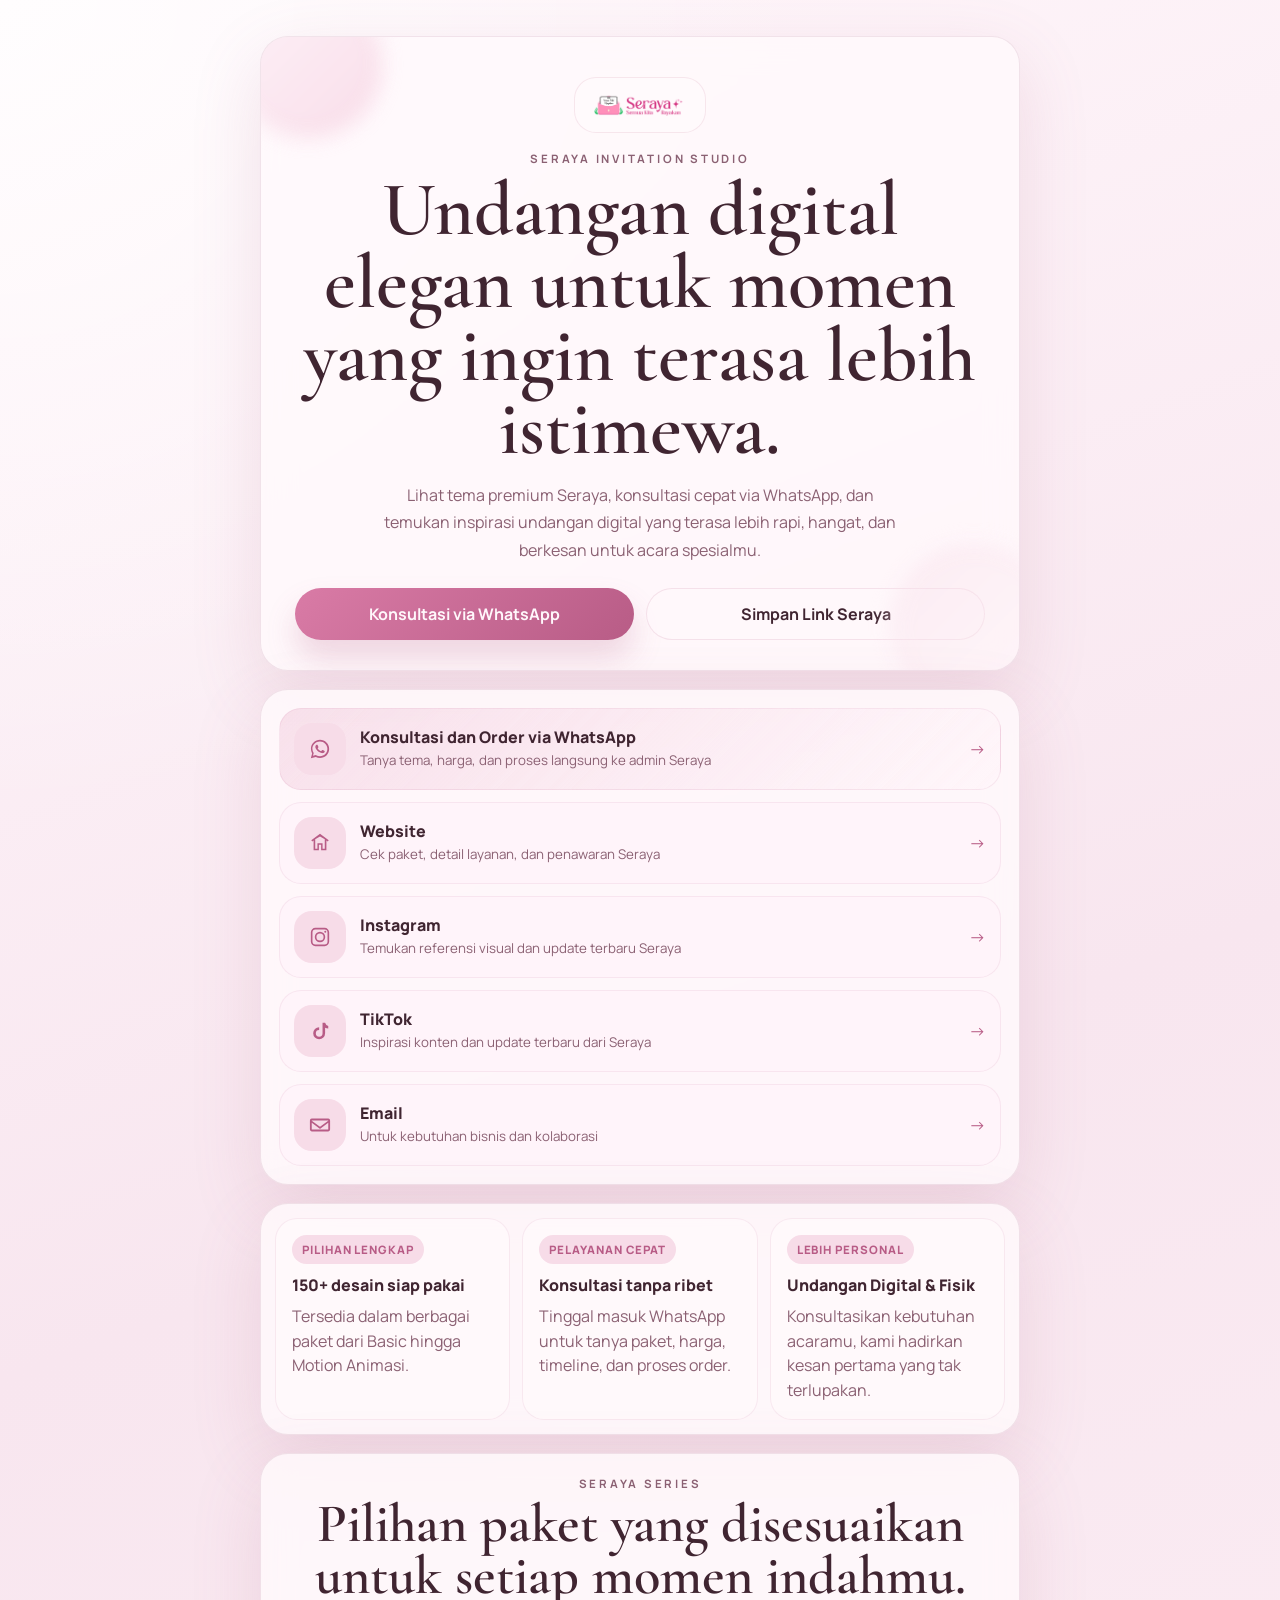
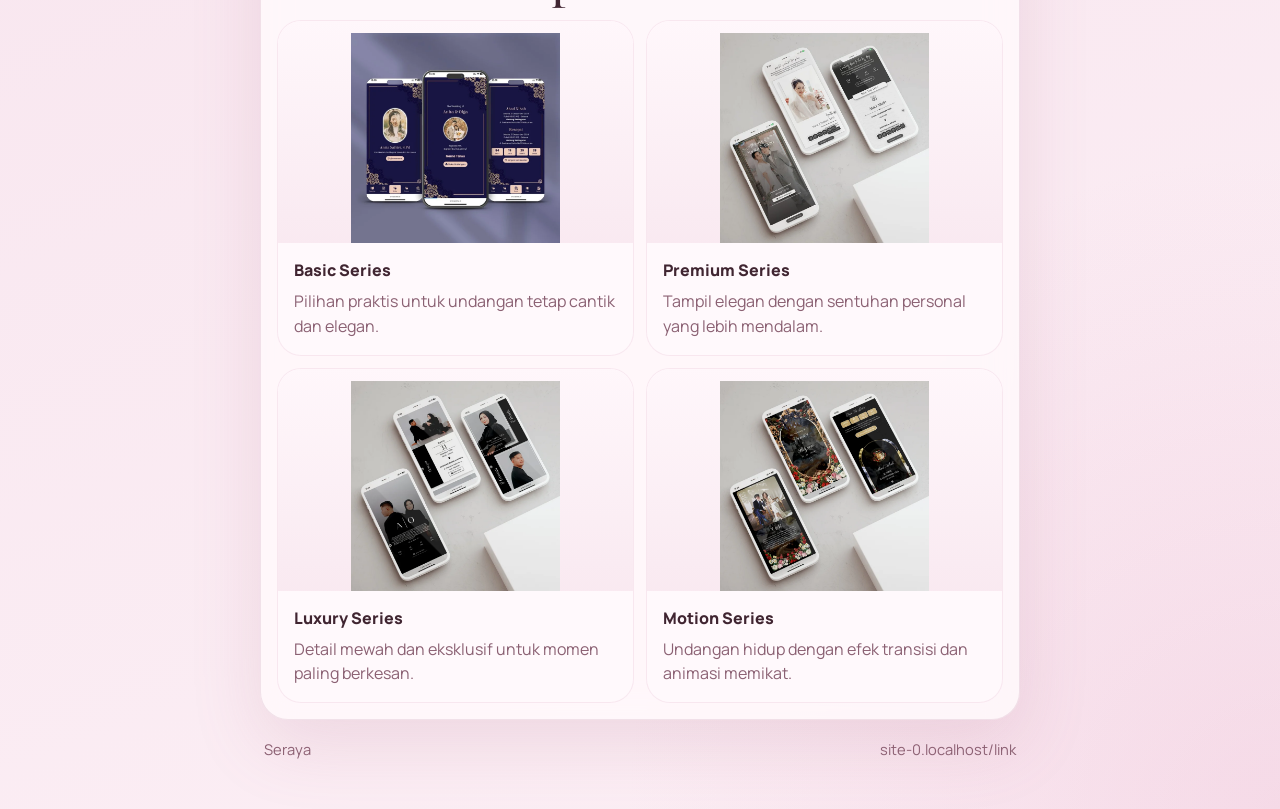
<file: link/index.html>
<!DOCTYPE html>
<html lang="id">

<head>
  <meta charset="UTF-8">
  <meta name="viewport" content="width=device-width, initial-scale=1.0">
  <title>Seraya | Undangan Digital Elegan, Tema Premium, Konsultasi Cepat</title>
  <meta name="description"
    content="Temukan tema undangan digital premium, konsultasi cepat via WhatsApp, dan inspirasi visual Seraya untuk membuat momen spesialmu terasa lebih elegan.">
  <meta name="keywords"
    content="Seraya, undangan digital, undangan online, undangan pernikahan, katalog tema undangan, undangan premium, jasa undangan digital">
  <meta name="theme-color" content="#f6eee7">
  <link rel="canonical" href="https://seraya.my.id/link/">

  <meta property="og:type" content="website">
  <meta property="og:title" content="Seraya | Undangan Digital Elegan dan Tema Premium">
  <meta property="og:description"
    content="Lihat tema premium Seraya, konsultasi cepat via WhatsApp, dan temukan inspirasi undangan digital yang terasa lebih rapi, hangat, dan berkesan.">
  <meta property="og:url" content="https://seraya.my.id/link/">
  <meta property="og:image" content="https://seraya.my.id/assets/img/logo.png">
  <meta property="og:image:alt" content="Seraya Undangan Digital Elegan">
  <meta property="og:locale" content="id_ID">
  <meta property="og:site_name" content="Seraya">

  <meta name="twitter:card" content="summary_large_image">
  <meta name="twitter:title" content="Seraya | Undangan Digital Elegan dan Tema Premium">
  <meta name="twitter:description"
    content="Temukan tema premium, konsultasi cepat via WhatsApp, dan inspirasi undangan digital Seraya untuk acara spesialmu.">
  <meta name="twitter:image" content="https://seraya.my.id/assets/img/logo.png">
  <meta name="robots" content="index, follow, max-image-preview:large">
  <meta name="author" content="Seraya">

  <link rel="icon" type="image/png" href="/assets/img/favicon.png">
  <link rel="apple-touch-icon" href="/assets/img/logo.png">
  <link rel="preload" as="image" href="/assets/img/logo-utama.webp" fetchpriority="high">
  <link rel="preconnect" href="https://fonts.googleapis.com">
  <link rel="preconnect" href="https://fonts.gstatic.com" crossorigin>
  <link
    href="https://fonts.googleapis.com/css2?family=Cormorant+Garamond:wght@500;600;700&family=Manrope:wght@400;500;600;700;800&display=swap"
    rel="stylesheet">
  <link rel="stylesheet" href="/link/style.css">
  <script type="application/ld+json">
    {
      "@context": "https://schema.org",
      "@graph": [
        {
          "@type": "Organization",
          "@id": "https://seraya.my.id/#organization",
          "name": "Seraya",
          "url": "https://seraya.my.id/",
          "logo": "https://seraya.my.id/assets/img/logo.png",
          "sameAs": [
            "https://instagram.com/seraya_creative",
            "https://www.tiktok.com/@seraya_creative"
          ],
          "contactPoint": [
            {
              "@type": "ContactPoint",
              "contactType": "customer support",
              "telephone": "+6289679160870",
              "areaServed": "ID",
              "availableLanguage": [
                "id"
              ]
            }
          ]
        },
        {
          "@type": "WebPage",
          "@id": "https://seraya.my.id/link/#webpage",
          "url": "https://seraya.my.id/link/",
          "name": "Seraya",
          "description": "Halaman Seraya untuk melihat tema undangan digital premium, berkonsultasi cepat, dan menemukan inspirasi visual untuk acara spesial.",
          "isPartOf": {
            "@id": "https://seraya.my.id/#organization"
          },
          "about": {
            "@id": "https://seraya.my.id/#organization"
          },
          "inLanguage": "id-ID"
        }
      ]
    }
  </script>
</head>

<body>
  <main class="link-shell">
    <section class="hero-card">
      <div class="hero-orb hero-orb-one" aria-hidden="true"></div>
      <div class="hero-orb hero-orb-two" aria-hidden="true"></div>

      <div class="brand-mark">
        <img src="/assets/img/logo-utama.webp" alt="Seraya" fetchpriority="high" decoding="async">
      </div>

      <p class="eyebrow">Seraya Invitation Studio</p>
      <h1>Undangan digital elegan untuk momen yang ingin terasa lebih istimewa.</h1>
      <p class="hero-copy">
        Lihat tema premium Seraya, konsultasi cepat via WhatsApp, dan temukan inspirasi undangan digital yang terasa
        lebih rapi, hangat, dan berkesan untuk acara spesialmu.
      </p>

      <div class="hero-actions">
        <a class="chip-btn"
          href="https://wa.me/6289679160870?text=Halo%20admin%20Seraya,%20saya%20ingin%20konsultasi%20mengenai%20pembuatan%20undangan"
          target="_blank" rel="noopener noreferrer">
          Konsultasi via WhatsApp
        </a>
        <button class="chip-btn chip-btn-secondary" id="copyButton" type="button"
          data-copy-url="https://seraya.my.id/link/">
          Simpan Link Seraya
        </button>
      </div>
    </section>

    <section class="links-panel" aria-label="Link utama Seraya">
      <a class="link-card is-primary"
        href="https://wa.me/6289679160870?text=Halo%20admin%20Seraya,%20saya%20ingin%20memesan%20undangan%20digital"
        target="_blank" rel="noopener noreferrer">
        <span class="link-icon" aria-hidden="true">
          <svg viewBox="0 0 24 24">
            <path
              d="M12.04 2C6.55 2 2.1 6.4 2.1 11.84c0 1.74.46 3.44 1.32 4.95L2 22l5.37-1.39a10.04 10.04 0 0 0 4.67 1.18h.01c5.48 0 9.95-4.4 9.95-9.84S17.53 2 12.04 2Zm0 17.97h-.01a8.3 8.3 0 0 1-4.22-1.15l-.3-.18-3.19.82.85-3.1-.2-.31a8.03 8.03 0 0 1-1.26-4.21c0-4.42 3.67-8.02 8.18-8.02 4.5 0 8.17 3.6 8.17 8.02 0 4.43-3.67 8.13-8.02 8.13Zm4.53-6.07c-.25-.12-1.48-.72-1.7-.8-.23-.09-.4-.12-.57.12-.17.24-.65.8-.8.97-.14.17-.29.18-.54.06-.25-.12-1.05-.38-2-1.21-.74-.65-1.24-1.45-1.39-1.69-.14-.24-.02-.37.1-.49.1-.1.25-.27.38-.4.12-.14.17-.24.25-.4.08-.17.04-.31-.02-.43-.06-.12-.57-1.35-.78-1.84-.2-.48-.41-.41-.57-.42h-.48c-.17 0-.43.06-.65.31-.23.24-.86.83-.86 2.02s.88 2.34 1.01 2.5c.12.17 1.73 2.74 4.28 3.73.61.23 1.08.37 1.45.47.61.16 1.17.14 1.61.09.49-.07 1.48-.6 1.69-1.18.21-.58.21-1.08.14-1.18-.06-.11-.23-.17-.48-.29Z" />
          </svg>
        </span>
        <span class="link-copy">
          <strong>Konsultasi dan Order via WhatsApp</strong>
          <small>Tanya tema, harga, dan proses langsung ke admin Seraya</small>
        </span>
        <span class="link-arrow" aria-hidden="true">-></span>
      </a>


      <a class="link-card" href="https://seraya.my.id/">
        <span class="link-icon" aria-hidden="true">
          <svg viewBox="0 0 24 24">
            <path
              d="M12 2 2.5 9.1l1.02 1.36L5 9.33V20h5.8v-6h2.4v6H19V9.33l1.48 1.13 1.02-1.36L12 2Zm5.2 16.4h-2.4v-6h-5.6v6H6.8v-10.4L12 4.9l5.2 3.1v10.4Z" />
          </svg>
        </span>
        <span class="link-copy">
          <strong>Website</strong>
          <small>Cek paket, detail layanan, dan penawaran Seraya</small>
        </span>
        <span class="link-arrow" aria-hidden="true">-></span>
      </a>

      <a class="link-card" href="https://instagram.com/seraya_creative" target="_blank" rel="noopener noreferrer">
        <span class="link-icon" aria-hidden="true">
          <svg viewBox="0 0 24 24">
            <path
              d="M7 2h10a5 5 0 0 1 5 5v10a5 5 0 0 1-5 5H7a5 5 0 0 1-5-5V7a5 5 0 0 1 5-5Zm0 1.8A3.2 3.2 0 0 0 3.8 7v10A3.2 3.2 0 0 0 7 20.2h10a3.2 3.2 0 0 0 3.2-3.2V7A3.2 3.2 0 0 0 17 3.8H7Zm10.75 1.35a1.1 1.1 0 1 1 0 2.2 1.1 1.1 0 0 1 0-2.2ZM12 6.3A5.7 5.7 0 1 1 6.3 12 5.7 5.7 0 0 1 12 6.3Zm0 1.8A3.9 3.9 0 1 0 15.9 12 3.9 3.9 0 0 0 12 8.1Z" />
          </svg>
        </span>
        <span class="link-copy">
          <strong>Instagram</strong>
          <small>Temukan referensi visual dan update terbaru Seraya</small>
        </span>
        <span class="link-arrow" aria-hidden="true">-></span>
      </a>

      <a class="link-card" href="https://www.tiktok.com/@seraya_creative" target="_blank" rel="noopener noreferrer">
        <span class="link-icon" aria-hidden="true">
          <svg viewBox="0 0 24 24">
            <path
              d="M14.77 3h2.78a4.76 4.76 0 0 0 3.45 3.45v2.82a7.53 7.53 0 0 1-3.43-.83v6.06A6.5 6.5 0 1 1 11.07 8v2.9a3.67 3.67 0 1 0 3.7 3.67V3Z" />
          </svg>
        </span>
        <span class="link-copy">
          <strong>TikTok</strong>
          <small>Inspirasi konten dan update terbaru dari Seraya</small>
        </span>
        <span class="link-arrow" aria-hidden="true">-></span>
      </a>

      <a class="link-card" href="mailto:halo@seraya.my.id">
        <span class="link-icon" aria-hidden="true">
          <svg viewBox="0 0 24 24">
            <path
              d="M3 5h18a2 2 0 0 1 2 2v10a2 2 0 0 1-2 2H3a2 2 0 0 1-2-2V7a2 2 0 0 1 2-2Zm0 2v.24l9 6.76 9-6.76V7H3Zm18 10V9.49l-8.4 6.3a1 1 0 0 1-1.2 0L3 9.48V17h18Z" />
          </svg>
        </span>
        <span class="link-copy">
          <strong>Email</strong>
          <small>Untuk kebutuhan bisnis dan kolaborasi</small>
        </span>
        <span class="link-arrow" aria-hidden="true">-></span>
      </a>
    </section>

    <section class="feature-strip" aria-label="Highlight Seraya">
      <article class="mini-card">
        <span class="mini-label">Pilihan Lengkap</span>
        <strong>150+ desain siap pakai</strong>
        <p>Tersedia dalam berbagai paket dari Basic hingga Motion Animasi.</p>
      </article>
      <article class="mini-card">
        <span class="mini-label">Pelayanan Cepat</span>
        <strong>Konsultasi tanpa ribet</strong>
        <p>Tinggal masuk WhatsApp untuk tanya paket, harga, timeline, dan proses order.</p>
      </article>
      <article class="mini-card">
        <span class="mini-label">Lebih Personal</span>
        <strong>Undangan Digital & Fisik</strong>
        <p>Konsultasikan kebutuhan acaramu, kami hadirkan kesan pertama yang tak terlupakan.</p>
      </article>
    </section>

    <section class="showcase-panel" aria-label="Preview gaya Seraya">
      <div class="showcase-head">
        <p class="eyebrow">Seraya Series</p>
        <h2>Pilihan paket yang disesuaikan untuk setiap momen indahmu.</h2>
      </div>

      <div class="showcase-grid">
        <article class="showcase-card">
          <img src="/assets/mockup/Basic Series/Basic/3.webp" alt="Basic Series" loading="lazy" decoding="async">
          <div>
            <strong>Basic Series</strong>
            <p>Pilihan praktis untuk undangan tetap cantik dan elegan.</p>
          </div>
        </article>
        <article class="showcase-card">
          <img src="/assets/mockup/Premium Series/Elegant - 01.webp" alt="Premium Series" loading="lazy" decoding="async">
          <div>
            <strong>Premium Series</strong>
            <p>Tampil elegan dengan sentuhan personal yang lebih mendalam.</p>
          </div>
        </article>
        <article class="showcase-card">
          <img src="/assets/mockup/Luxury Series/Luxury - 01 New.webp" alt="Luxury Series" loading="lazy" decoding="async">
          <div>
            <strong>Luxury Series</strong>
            <p>Detail mewah dan eksklusif untuk momen paling berkesan.</p>
          </div>
        </article>
        <article class="showcase-card">
          <img src="/assets/mockup/Motion Series/Umum/Celestial Light.webp" alt="Motion Series" loading="lazy" decoding="async">
          <div>
            <strong>Motion Series</strong>
            <p>Undangan hidup dengan efek transisi dan animasi memikat.</p>
          </div>
        </article>
      </div>
    </section>

    <footer class="footer-note">
      <p>Seraya</p>
      <span id="footerUrl">seraya.my.id</span>
    </footer>
  </main>

  <script src="/link/script.js"></script>
</body>

</html>
</file>
<file: link/style.css>
:root {
  --bg: #fff3f8;
  --bg-strong: #f4d7e5;
  --surface: rgba(255, 249, 252, 0.84);
  --surface-strong: rgba(255, 245, 250, 0.96);
  --border: rgba(162, 92, 125, 0.15);
  --text: #402531;
  --muted: #8b6173;
  --accent: #d97ba6;
  --accent-strong: #b85c86;
  --accent-soft: #f7dce8;
  --shadow: 0 24px 70px rgba(173, 97, 132, 0.16);
}

* {
  box-sizing: border-box;
}

html {
  scroll-behavior: smooth;
}

body {
  margin: 0;
  min-height: 100vh;
  font-family: 'Manrope', sans-serif;
  color: var(--text);
  background:
    radial-gradient(circle at top left, rgba(255, 255, 255, 0.78), transparent 30%),
    radial-gradient(circle at bottom right, rgba(228, 163, 195, 0.28), transparent 24%),
    linear-gradient(160deg, #fff7fb 0%, #f8e6ef 48%, #fceff5 100%);
}

img {
  max-width: 100%;
  display: block;
}

button,
a {
  font: inherit;
}

.link-shell {
  width: min(100% - 28px, 760px);
  margin: 0 auto;
  padding: 28px 0 48px;
}

.hero-card,
.links-panel,
.feature-strip,
.showcase-panel {
  position: relative;
  overflow: hidden;
  border: 1px solid var(--border);
  border-radius: 28px;
  background: var(--surface);
  box-shadow: var(--shadow);
  backdrop-filter: blur(16px);
}

.hero-card {
  padding: 30px 22px 24px;
  text-align: center;
}

.hero-orb {
  position: absolute;
  border-radius: 999px;
  filter: blur(10px);
  opacity: 0.45;
}

.hero-orb-one {
  top: -48px;
  left: -28px;
  width: 150px;
  height: 150px;
  background: linear-gradient(135deg, #fde7f1, #f0b8d1);
}

.hero-orb-two {
  right: -40px;
  bottom: -42px;
  width: 170px;
  height: 170px;
  background: linear-gradient(135deg, #f7dce8, #fff4f8);
}

.brand-mark {
  width: 132px;
  margin: 0 auto 18px;
  padding: 16px 18px;
  border-radius: 22px;
  background: rgba(255, 250, 252, 0.76);
  border: 1px solid rgba(184, 92, 134, 0.12);
}

.eyebrow {
  margin: 0 0 8px;
  letter-spacing: 0.24em;
  text-transform: uppercase;
  font-size: 0.72rem;
  font-weight: 700;
  color: var(--muted);
}

.hero-card h1,
.showcase-head h2 {
  margin: 0;
  font-family: 'Cormorant Garamond', serif;
  font-weight: 600;
  line-height: 0.95;
}

.hero-card h1 {
  font-size: clamp(2.5rem, 7vw, 4.8rem);
}

.hero-copy {
  max-width: 520px;
  margin: 16px auto 0;
  color: var(--muted);
  line-height: 1.7;
}

.hero-actions {
  display: grid;
  gap: 12px;
  margin-top: 24px;
}

.chip-btn {
  display: inline-flex;
  justify-content: center;
  align-items: center;
  min-height: 52px;
  padding: 0 18px;
  border: 0;
  border-radius: 999px;
  background: linear-gradient(135deg, var(--accent), var(--accent-strong));
  color: #fff7fb;
  text-decoration: none;
  font-weight: 700;
  cursor: pointer;
  transition: transform 0.22s ease, box-shadow 0.22s ease, background 0.22s ease;
  box-shadow: 0 18px 30px rgba(184, 92, 134, 0.22);
}

.chip-btn:hover,
.chip-btn:focus-visible {
  transform: translateY(-2px);
}

.chip-btn-secondary {
  background: rgba(255, 248, 251, 0.88);
  color: var(--text);
  border: 1px solid rgba(184, 92, 134, 0.14);
  box-shadow: none;
}

.links-panel {
  display: grid;
  gap: 12px;
  margin-top: 18px;
  padding: 14px;
}

.link-card {
  display: grid;
  grid-template-columns: 52px minmax(0, 1fr) auto;
  align-items: center;
  gap: 14px;
  padding: 14px;
  border-radius: 22px;
  text-decoration: none;
  color: inherit;
  background: var(--surface-strong);
  border: 1px solid rgba(184, 92, 134, 0.1);
  transition: transform 0.2s ease, border-color 0.2s ease, background 0.2s ease;
}

.link-card:hover,
.link-card:focus-visible {
  transform: translateY(-2px);
  border-color: rgba(184, 92, 134, 0.22);
}

.link-card.is-primary {
  background: linear-gradient(135deg, rgba(217, 123, 166, 0.18), rgba(255, 246, 250, 0.98));
}

.link-icon {
  width: 52px;
  height: 52px;
  display: inline-flex;
  align-items: center;
  justify-content: center;
  border-radius: 18px;
  background: var(--accent-soft);
  color: var(--accent-strong);
}

.link-icon svg {
  width: 22px;
  height: 22px;
  fill: currentColor;
}

.link-copy {
  min-width: 0;
}

.link-copy strong,
.mini-card strong,
.showcase-card strong {
  display: block;
  font-size: 1rem;
  font-weight: 800;
}

.link-copy small,
.mini-card p,
.showcase-card p,
.footer-note {
  color: var(--muted);
  line-height: 1.55;
}

.link-arrow {
  font-size: 1.05rem;
  color: var(--accent-strong);
}

.feature-strip {
  display: grid;
  gap: 12px;
  margin-top: 18px;
  padding: 14px;
}

.mini-card {
  padding: 16px;
  border-radius: 22px;
  background: rgba(255, 249, 252, 0.82);
  border: 1px solid rgba(184, 92, 134, 0.1);
}

.mini-label {
  display: inline-block;
  margin-bottom: 10px;
  padding: 7px 10px;
  border-radius: 999px;
  background: var(--accent-soft);
  color: var(--accent-strong);
  font-size: 0.72rem;
  font-weight: 800;
  letter-spacing: 0.08em;
  text-transform: uppercase;
}

.mini-card p,
.showcase-card p {
  margin: 8px 0 0;
}

.showcase-panel {
  margin-top: 18px;
  padding: 22px 16px 16px;
}

.showcase-head {
  text-align: center;
}

.showcase-head h2 {
  font-size: clamp(2rem, 6vw, 3.4rem);
}

.showcase-grid {
  display: grid;
  gap: 12px;
  margin-top: 18px;
}

.showcase-card {
  overflow: hidden;
  border-radius: 24px;
  background: rgba(255, 249, 252, 0.9);
  border: 1px solid rgba(184, 92, 134, 0.1);
}

.showcase-card img {
  aspect-ratio: 16 / 10;
  width: 100%;
  object-fit: contain;
  object-position: center top;
  padding: 12px 12px 0;
  background: linear-gradient(180deg, rgba(255, 247, 251, 0.96), rgba(249, 232, 240, 0.9));
}

.showcase-card div {
  padding: 16px;
}

.footer-note {
  display: flex;
  justify-content: space-between;
  gap: 12px;
  margin-top: 18px;
  padding: 0 4px;
  font-size: 0.92rem;
}

.footer-note p,
.footer-note span {
  margin: 0;
}

@media (min-width: 700px) {
  .link-shell {
    padding-top: 36px;
  }

  .hero-card {
    padding: 40px 34px 30px;
  }

  .hero-actions {
    grid-template-columns: 1fr 1fr;
  }

  .feature-strip {
    grid-template-columns: repeat(3, minmax(0, 1fr));
  }

  .showcase-grid {
    grid-template-columns: repeat(2, minmax(0, 1fr));
  }

  .links-panel {
    padding: 18px;
  }
}

@media (prefers-reduced-motion: reduce) {
  *,
  *::before,
  *::after {
    animation: none !important;
    transition: none !important;
    scroll-behavior: auto !important;
  }
}
</file>
